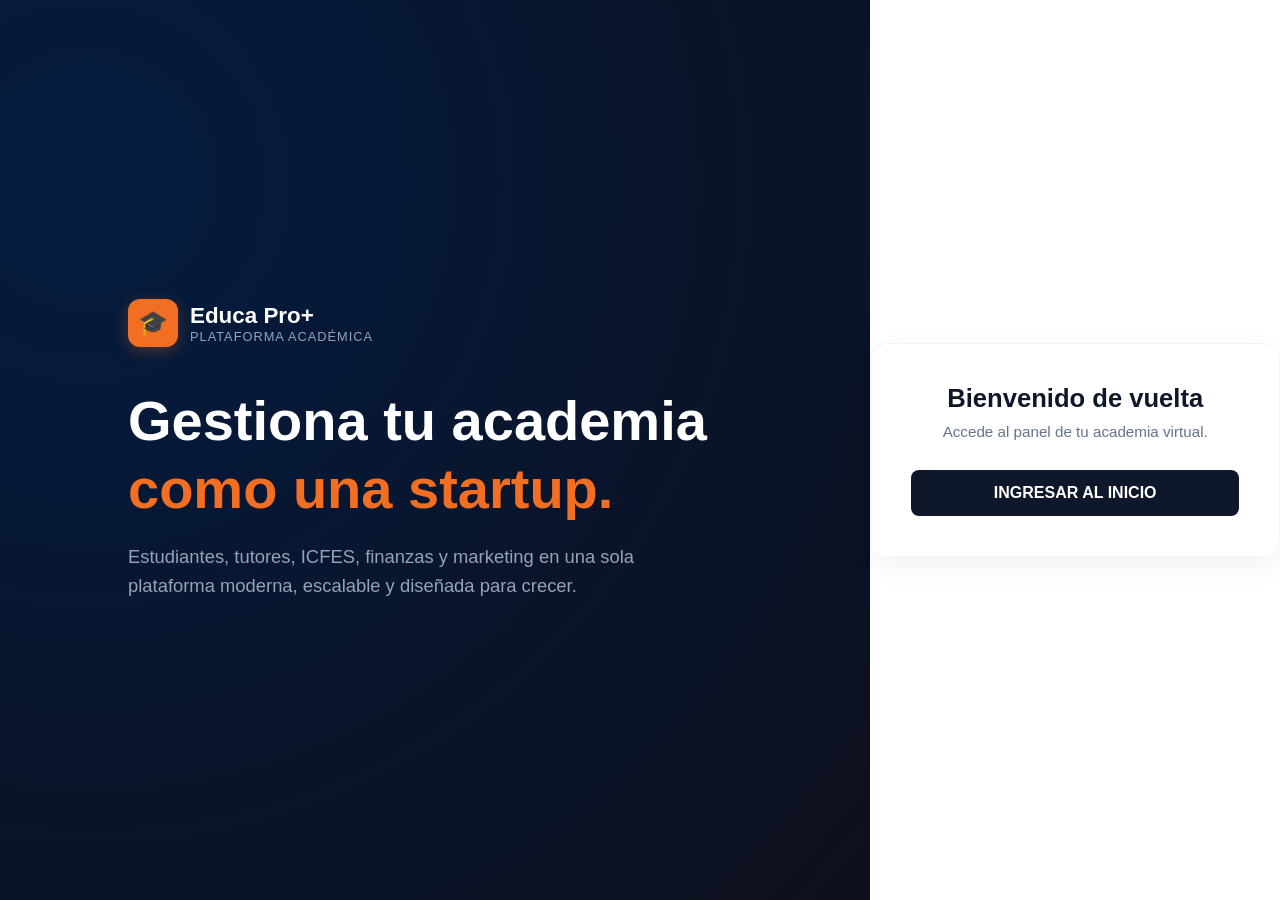
<file: index.html>
<!DOCTYPE html>
<html lang="es">
<head>
    <meta charset="UTF-8">
    <meta name="viewport" content="width=device-width, initial-scale=1.0">
    <meta name="google-site-verification" content="2hlJFv0Z5D0PmoefY_A_96CJil0LWhNQQyvU6Yf0RU4" />
    <title>EDUCA PRO+ | Plataforma Virtual de Aprendizaje</title>
    <meta name="description" content="Academia ANYINSAN dirigida por el maestro Frank Hoyos. Kung Fu, Tai Chi, Taekwondo y artes marciales. Disciplina, respeto y tradición." />
    <meta name="keywords" content="ANYINSAN, artes marciales, kung fu, tai chi, taekwondo, academia, Frank Hoyos" />
    <meta name="author" content="Frank Hoyos">

    <style>
        :root {
            --bg-gradient: radial-gradient(circle at 10% 20%, rgba(4, 28, 64, 1) 0%, rgba(13, 15, 28, 1) 100%);
            --primary: #f26e22; /* Color naranja de la primera foto */
            --primary-hover: #d45613;
            --text-main: #ffffff;
            --text-soft: #94a3b8;
        }

        * {
            margin: 0;
            padding: 0;
            box-sizing: border-box;
            font-family: 'Segoe UI', Tahoma, Geneva, Verdana, sans-serif;
        }

        body, html {
            width: 100%;
            height: 100%;
            overflow: hidden;
            background: #0d0f1c;
        }

        /* Contenedor principal dividido en dos columnas */
        .container {
            display: flex;
            width: 100%;
            height: 100vh;
            position: relative;
        }

        /* Lado Izquierdo: Información general */
        .left-side {
            flex: 1.2;
            background: var(--bg-gradient);
            display: flex;
            flex-direction: column;
            justify-content: center;
            padding: 0 10%;
            position: relative;
            z-index: 3;
        }

        .brand {
            display: flex;
            align-items: center;
            gap: 12px;
            margin-bottom: 40px;
        }

        .brand-icon {
            background: var(--primary);
            color: white;
            padding: 10px;
            border-radius: 12px;
            font-size: 1.5rem;
            display: flex;
            align-items: center;
            justify-content: center;
            box-shadow: 0 4px 15px rgba(242, 110, 34, 0.3);
        }

        .brand-text h2 {
            color: var(--text-main);
            font-size: 1.4rem;
            font-weight: 700;
        }

        .brand-text span {
            color: var(--text-soft);
            font-size: 0.8rem;
            letter-spacing: 1px;
            display: block;
        }

        h1 {
            font-size: 3.5rem;
            font-weight: 800;
            color: var(--text-main);
            line-height: 1.2;
            margin-bottom: 20px;
        }

        h1 span {
            color: var(--primary);
        }

        .description {
            font-size: 1.15rem;
            color: var(--text-soft);
            line-height: 1.6;
            max-width: 550px;
        }

        /* Lado Derecho: Contenedor de Bienvenida */
        .right-side {
            flex: 0.8;
            background: #ffffff;
            display: flex;
            align-items: center;
            justify-content: center;
            z-index: 3;
        }

        .auth-card {
            width: 100%;
            max-width: 420px;
            padding: 40px;
            border-radius: 16px;
            box-shadow: 0 10px 30px rgba(0, 0, 0, 0.05);
            border: 1px solid #f1f5f9;
            text-align: center;
        }

        .auth-card h3 {
            font-size: 1.6rem;
            color: #0f172a;
            margin-bottom: 10px;
            font-weight: 700;
        }

        .auth-card p {
            color: #64748b;
            font-size: 0.95rem;
            margin-bottom: 30px;
        }

        .button {
            display: block;
            width: 100%;
            padding: 14px;
            font-size: 1rem;
            font-weight: 600;
            border-radius: 8px;
            background: #0f172a; /* Azul ultra oscuro del botón original */
            color: #ffffff;
            text-decoration: none;
            transition: background 0.2s ease, transform 0.1s ease;
        }

        .button:hover {
            background: #1e293b;
            transform: translateY(-1px);
        }

        /* Fondo de partículas flotantes animadas */
        canvas {
            position: absolute;
            top: 0;
            left: 0;
            width: 100%;
            height: 100%;
            z-index: 1;
            pointer-events: none;
        }

        /* Responsive */
        @media(max-width: 968px) {
            .container {
                flex-direction: column;
            }
            .left-side {
                padding: 40px 20px;
                flex: 1;
                justify-content: flex-end;
            }
            .right-side {
                flex: 1;
                padding: 20px;
                align-items: flex-start;
            }
            h1 {
                font-size: 2.2rem;
            }
            .auth-card {
                max-width: 100%;
                box-shadow: none;
                padding: 20px 0;
            }
        }
    </style>
</head>

<body>

<div class="container">
    <canvas id="particleCanvas"></canvas>

    <div class="left-side">
        <div class="brand">
            <div class="brand-icon">🎓</div>
            <div class="brand-text">
                <h2>Educa Pro+</h2>
                <span>PLATAFORMA ACADÉMICA</span>
            </div>
        </div>
        
        <h1>Gestiona tu academia <br><span>como una startup.</span></h1>
        
        <p class="description">
            Estudiantes, tutores, ICFES, finanzas y marketing en una sola plataforma moderna, escalable y diseñada para crecer.
        </p>
    </div>

    <div class="right-side">
        <div class="auth-card">
            <h3>Bienvenido de vuelta</h3>
            <p>Accede al panel de tu academia virtual.</p>
            <a href="menuacademia.html" class="button">INGRESAR AL INICIO</a>
        </div>
    </div>
</div>

<script>
// Mantenemos tu genial lógica original de iconos animados
const canvas = document.getElementById('particleCanvas');
const ctx = canvas.getContext('2d');

function resizeCanvas(){
    canvas.width = window.innerWidth;
    canvas.height = window.innerHeight;
}
resizeCanvas();

const icons = ["📚","🧠","🎓","💡","📝","💻","📖","🌎"];

class FloatingIcon{
    constructor(){
        this.reset();
    }

    reset(){
        this.x = Math.random() * (canvas.width * 0.6); // Concentrados más al lado izquierdo
        this.y = Math.random() * canvas.height;
        this.size = Math.random() * 12 + 14;
        this.icon = icons[Math.floor(Math.random() * icons.length)];
        this.dx = (Math.random() - 0.5) * 0.4;
        this.dy = (Math.random() - 0.5) * 0.4;
        this.opacity = Math.random() * 0.15 + 0.1; // Sutiles para no estorbar el texto
    }

    draw(){
        ctx.save();
        ctx.globalAlpha = this.opacity;
        ctx.font = `${this.size}px Arial`;
        ctx.textAlign = "center";
        ctx.textBaseline = "middle";
        ctx.fillText(this.icon, this.x, this.y);
        ctx.restore();
    }

    update(){
        this.x += this.dx;
        this.y += this.dy;

        if(this.x < -30) this.x = (canvas.width * 0.6) + 30;
        if(this.x > (canvas.width * 0.6) + 30) this.x = -30;

        if(this.y < -30) this.y = canvas.height + 30;
        if(this.y > canvas.height + 30) this.y = -30;

        this.draw();
    }
}

let particles = [];
for(let i = 0; i < 25; i++){ 
    particles.push(new FloatingIcon());
}

function animate(){
    ctx.clearRect(0, 0, canvas.width, canvas.height);
    particles.forEach(p => p.update());
    requestAnimationFrame(animate);
}

animate();
window.addEventListener("resize", resizeCanvas);
</script>
</body>
</html>
</file>
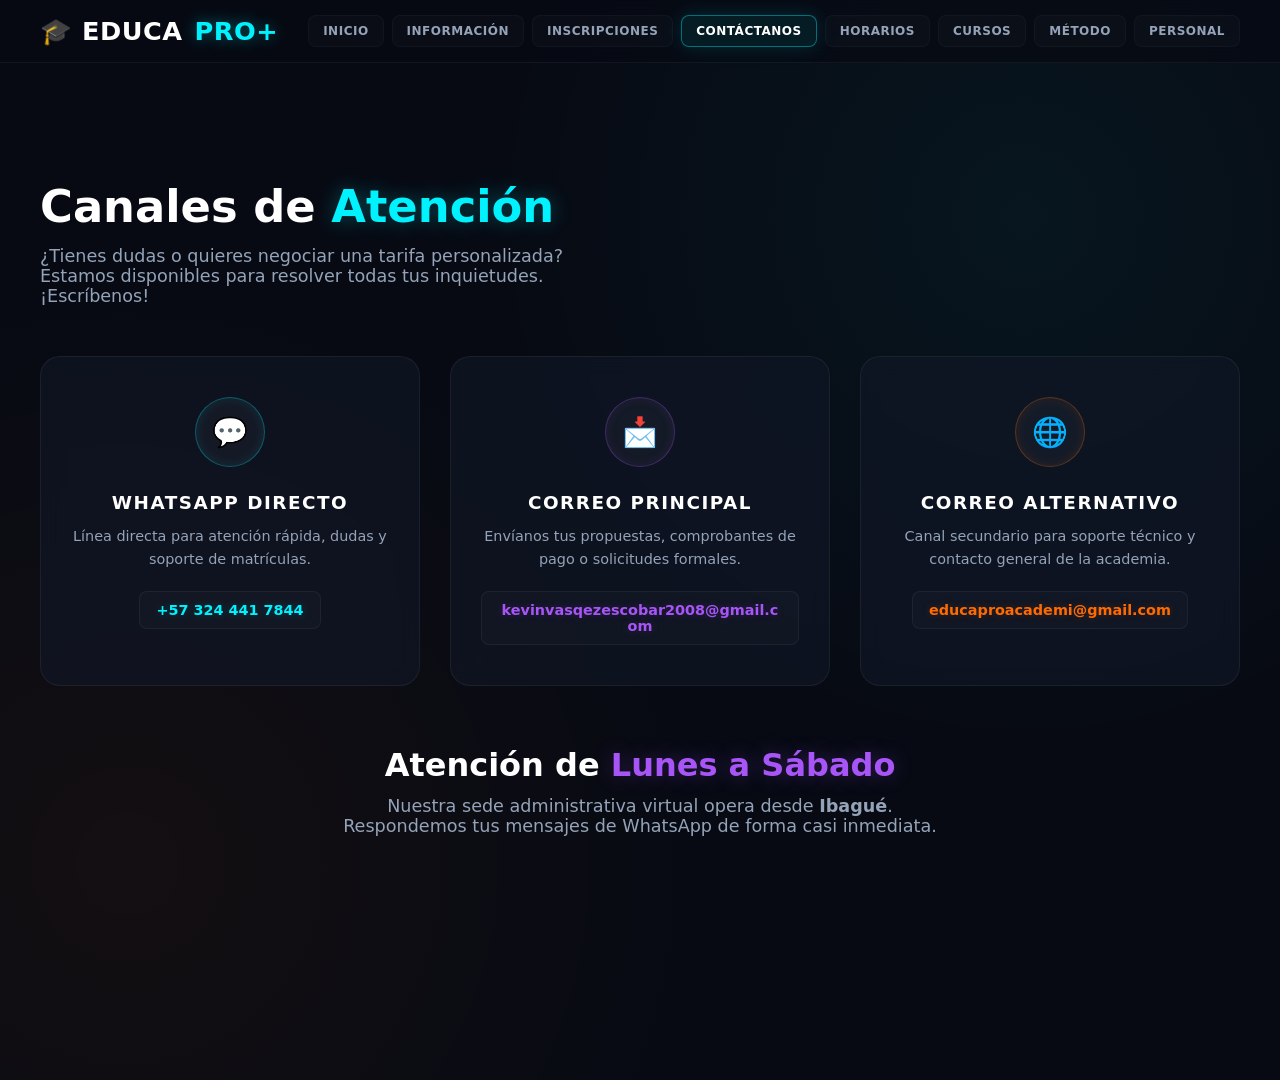
<file: contactanos.html>
<!DOCTYPE html>
<html lang="es">
<head>
    <meta charset="UTF-8">
    <meta name="viewport" content="width=device-width, initial-scale=1.0">
    <title>EDUCA PRO+ | Contáctanos</title>
    <link rel="stylesheet" href="STILOS.CSS">
</head>
<body>

    <header>
        <div class="logo">🎓 EDUCA <span>PRO+</span></div>
        <nav>
            <ul>
                <li><a href="menuacademia.html">Inicio</a></li>
                <li><a href="informacion.html">Información</a></li>
                <li><a href="inscripciones.html">Inscripciones</a></li>
                <li><a href="contactanos.html" class="active">Contáctanos</a></li>
                <li><a href="horarios.html">Horarios</a></li>
                <li><a href="cursos adicionales.html">Cursos</a></li>
                <li><a href="metodo.html">Método</a></li>
                <li><a href="personal.html">Personal</a></li>
            </ul>
        </nav>
    </header>

    <main>
        <div class="welcome-text">
            <h1>Canales de <span>Atención</span></h1> 
            <p>¿Tienes dudas o quieres negociar una tarifa personalizada? Estamos disponibles para resolver todas tus inquietudes. ¡Escríbenos!</p>
        </div>

        <div class="menu-grid">
            
            <div class="card-module cyan">
                <div class="icon-container">💬</div>
                <h3>WhatsApp Directo</h3>
                <p style="margin-bottom: 20px;">Línea directa para atención rápida, dudas y soporte de matrículas.</p>
                <a href="https://wa.me/573244417844?text=Hola%20EDUCA%20PRO+,%20quiero%20recibir%20más%20información%20sobre%20los%20cursos." target="_blank" class="btn-contacto-link text-cyan">
                    +57 324 441 7844
                </a>
            </div>

            <div class="card-module purple">
                <div class="icon-container">📩</div>
                <h3>Correo Principal</h3>
                <p style="margin-bottom: 20px;">Envíanos tus propuestas, comprobantes de pago o solicitudes formales.</p>
                <a href="mailto:kevinvasqezescobar2008@gmail.com" class="btn-contacto-link text-purple">
                    kevinvasqezescobar2008@gmail.com
                </a>
            </div>

            <div class="card-module orange">
                <div class="icon-container">🌐</div>
                <h3>Correo Alternativo</h3>
                <p style="margin-bottom: 20px;">Canal secundario para soporte técnico y contacto general de la academia.</p>
                <a href="mailto:educaproacademi@gmail.com" class="btn-contacto-link text-orange">
                    educaproacademi@gmail.com
                </a>
            </div>

        </div>

        <div class="welcome-text" style="margin-top: 60px; text-align: center;">
            <h2>Atención de <span>Lunes a Sábado</span></h2>
            <p style="margin: 0 auto;">Nuestra sede administrativa virtual opera desde <strong>Ibagué</strong>. Respondemos tus mensajes de WhatsApp de forma casi inmediata.</p>
        </div>
    </main>

</body>
</html>
</file>
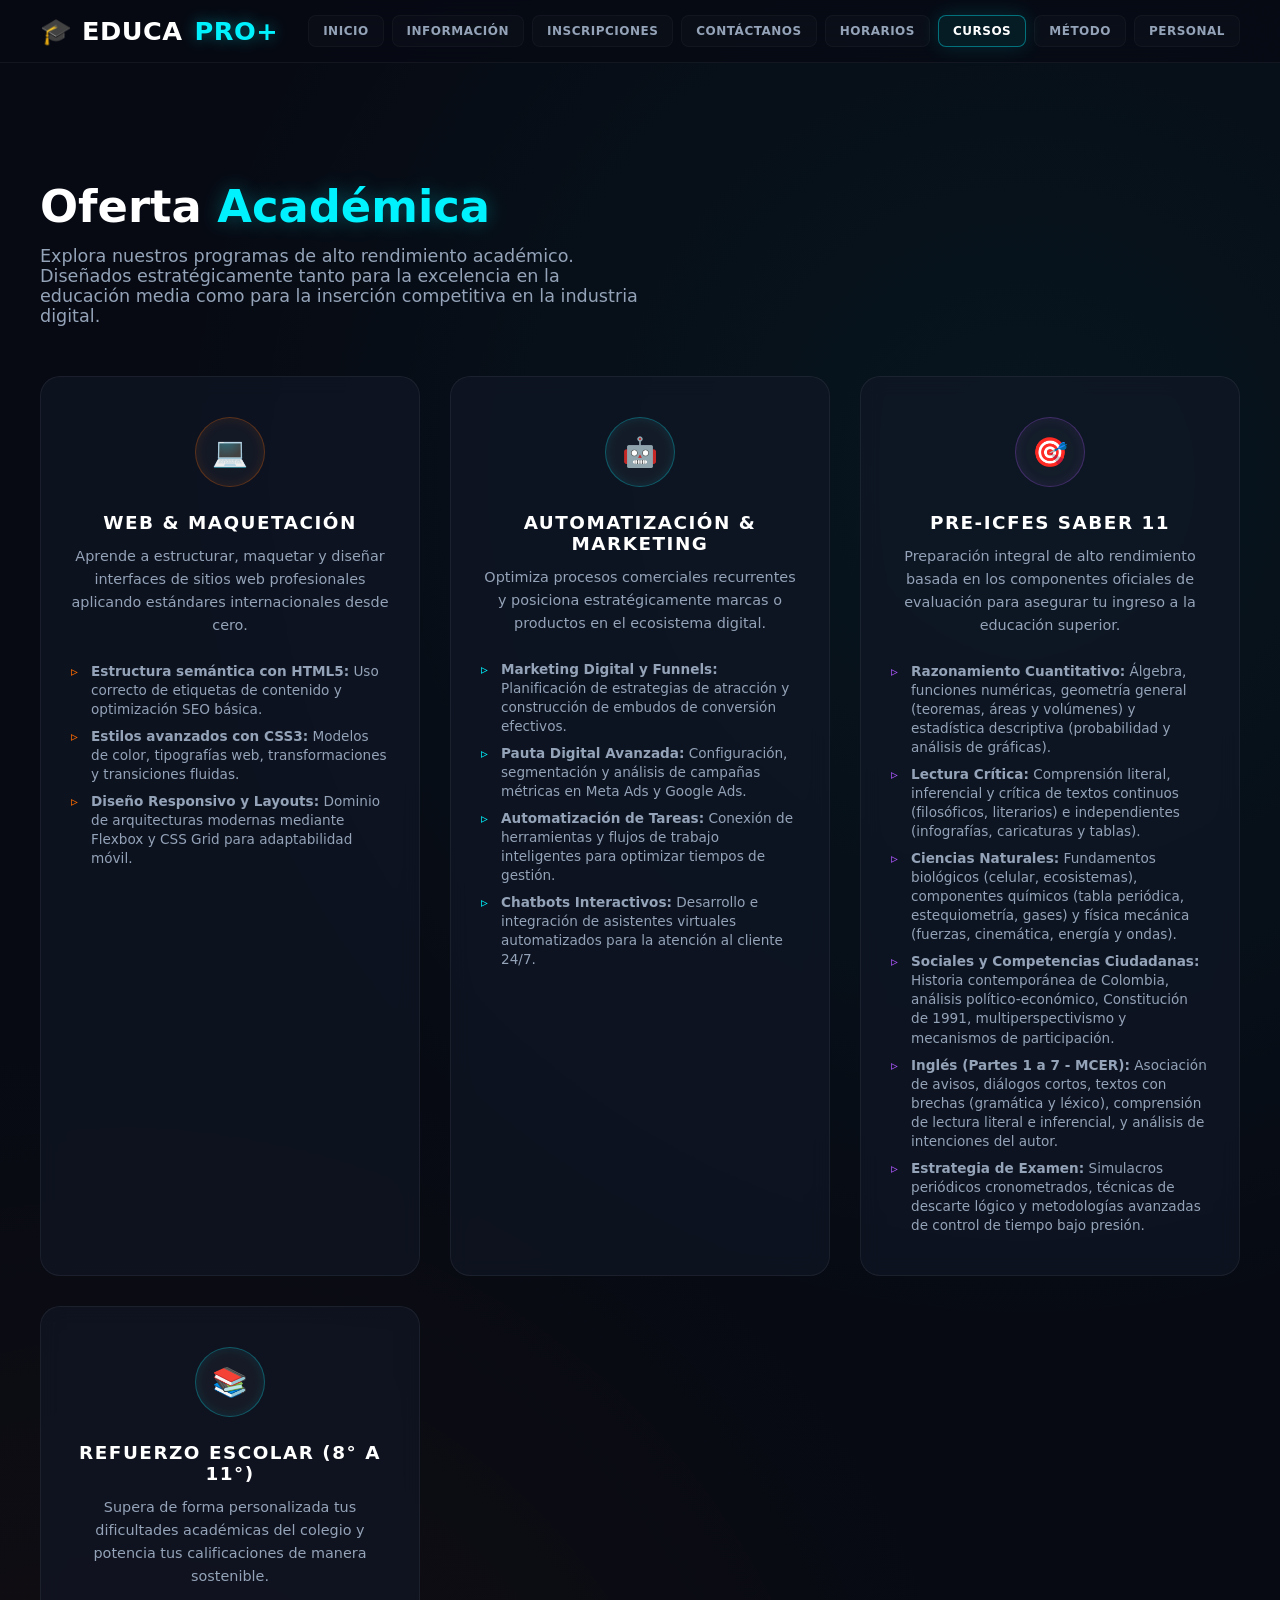
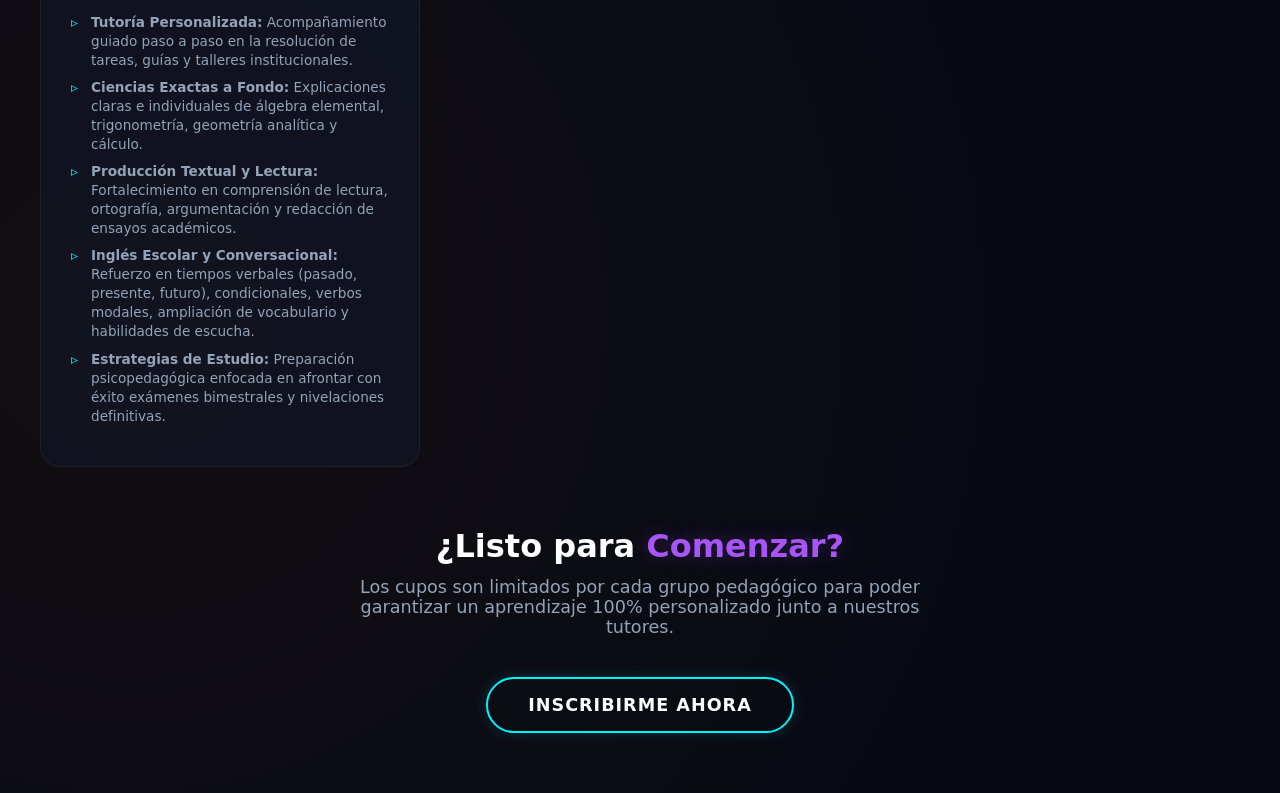
<file: cursos adicionales.html>
<!DOCTYPE html>
<html lang="es">
<head>
    <meta charset="UTF-8">
    <meta name="viewport" content="width=device-width, initial-scale=1.0">
    <title>EDUCA PRO+ | Nuestros Cursos Especializados</title>
    <link rel="stylesheet" href="STILOS.CSS">
</head>
<body>

    <header>
        <div class="logo">🎓 EDUCA <span>PRO+</span></div>
        <nav>
            <ul>
                <li><a href="menuacademia.html">Inicio</a></li>
                <li><a href="informacion.html">Información</a></li>
                <li><a href="inscripciones.html">Inscripciones</a></li>
                <li><a href="contactanos.html">Contáctanos</a></li>
                <li><a href="horarios.html">Horarios</a></li>
                <li><a href="cursos adicionales.html" class="active">Cursos</a></li>
                <li><a href="metodo.html">Método</a></li>
                <li><a href="personal.html">Personal</a></li>
            </ul>
        </nav>
    </header>

    <main>
        <div class="welcome-text">
            <h1>Oferta <span>Académica</span></h1> 
            <p>Explora nuestros programas de alto rendimiento académico. Diseñados estratégicamente tanto para la excelencia en la educación media como para la inserción competitiva en la industria digital.</p>
        </div>

        <div class="menu-grid">
            
            <div class="card-module orange">
                <div class="icon-container">💻</div>
                <h3>Web & Maquetación</h3>
                <p style="margin-bottom: 15px;">Aprende a estructurar, maquetar y diseñar interfaces de sitios web profesionales aplicando estándares internacionales desde cero.</p>
                <ul class="lista-detalles">
                    <li><strong>Estructura semántica con HTML5:</strong> Uso correcto de etiquetas de contenido y optimización SEO básica.</li>
                    <li><strong>Estilos avanzados con CSS3:</strong> Modelos de color, tipografías web, transformaciones y transiciones fluidas.</li>
                    <li><strong>Diseño Responsivo y Layouts:</strong> Dominio de arquitecturas modernas mediante Flexbox y CSS Grid para adaptabilidad móvil.</li>
                   
                </ul>
            </div>

            <div class="card-module cyan">
                <div class="icon-container">🤖</div>
                <h3>Automatización & Marketing</h3>
                <p style="margin-bottom: 15px;">Optimiza procesos comerciales recurrentes y posiciona estratégicamente marcas o productos en el ecosistema digital.</p>
                <ul class="lista-detalles">
                    <li><strong>Marketing Digital y Funnels:</strong> Planificación de estrategias de atracción y construcción de embudos de conversión efectivos.</li>
                    <li><strong>Pauta Digital Avanzada:</strong> Configuración, segmentación y análisis de campañas métricas en Meta Ads y Google Ads.</li>
                    <li><strong>Automatización de Tareas:</strong> Conexión de herramientas y flujos de trabajo inteligentes para optimizar tiempos de gestión.</li>
                    <li><strong>Chatbots Interactivos:</strong> Desarrollo e integración de asistentes virtuales automatizados para la atención al cliente 24/7.</li>
                </ul>
            </div>

            <div class="card-module purple">
                <div class="icon-container">🎯</div>
                <h3>Pre-Icfes Saber 11</h3>
                <p style="margin-bottom: 15px;">Preparación integral de alto rendimiento basada en los componentes oficiales de evaluación para asegurar tu ingreso a la educación superior.</p>
                <ul class="lista-detalles">
                    <li><strong>Razonamiento Cuantitativo:</strong> Álgebra, funciones numéricas, geometría general (teoremas, áreas y volúmenes) y estadística descriptiva (probabilidad y análisis de gráficas).</li>
                    <li><strong>Lectura Crítica:</strong> Comprensión literal, inferencial y crítica de textos continuos (filosóficos, literarios) e independientes (infografías, caricaturas y tablas).</li>
                    <li><strong>Ciencias Naturales:</strong> Fundamentos biológicos (celular, ecosistemas), componentes químicos (tabla periódica, estequiometría, gases) y física mecánica (fuerzas, cinemática, energía y ondas).</li>
                    <li><strong>Sociales y Competencias Ciudadanas:</strong> Historia contemporánea de Colombia, análisis político-económico, Constitución de 1991, multiperspectivismo y mecanismos de participación.</li>
                    <li><strong>Inglés (Partes 1 a 7 - MCER):</strong> Asociación de avisos, diálogos cortos, textos con brechas (gramática y léxico), comprensión de lectura literal e inferencial, y análisis de intenciones del autor.</li>
                    <li><strong>Estrategia de Examen:</strong> Simulacros periódicos cronometrados, técnicas de descarte lógico y metodologías avanzadas de control de tiempo bajo presión.</li>
                </ul>
            </div>

            <div class="card-module cyan">
                <div class="icon-container">📚</div>
                <h3>Refuerzo Escolar (8° a 11°)</h3>
                <p style="margin-bottom: 15px;">Supera de forma personalizada tus dificultades académicas del colegio y potencia tus calificaciones de manera sostenible.</p>
                <ul class="lista-detalles">
                    <li><strong>Tutoría Personalizada:</strong> Acompañamiento guiado paso a paso en la resolución de tareas, guías y talleres institucionales.</li>
                    <li><strong>Ciencias Exactas a Fondo:</strong> Explicaciones claras e individuales de álgebra elemental, trigonometría, geometría analítica y cálculo.</li>
                    <li><strong>Producción Textual y Lectura:</strong> Fortalecimiento en comprensión de lectura, ortografía, argumentación y redacción de ensayos académicos.</li>
                    <li><strong>Inglés Escolar y Conversacional:</strong> Refuerzo en tiempos verbales (pasado, presente, futuro), condicionales, verbos modales, ampliación de vocabulario y habilidades de escucha.</li>
                    <li><strong>Estrategias de Estudio:</strong> Preparación psicopedagógica enfocada en afrontar con éxito exámenes bimestrales y nivelaciones definitivas.</li>
                </ul>
            </div>

        </div>

        <div class="welcome-text" style="margin-top: 60px; text-align: center;">
            <h2>¿Listo para <span>Comenzar?</span></h2>
            <p style="margin: 0 auto 20px auto;">Los cupos son limitados por cada grupo pedagógico para poder garantizar un aprendizaje 100% personalizado junto a nuestros tutores.</p>
            <a href="inscripciones.html" class="btn-inscripcion-accion">Inscribirme Ahora</a>
        </div>
    </main>

</body>
</html>
</file>
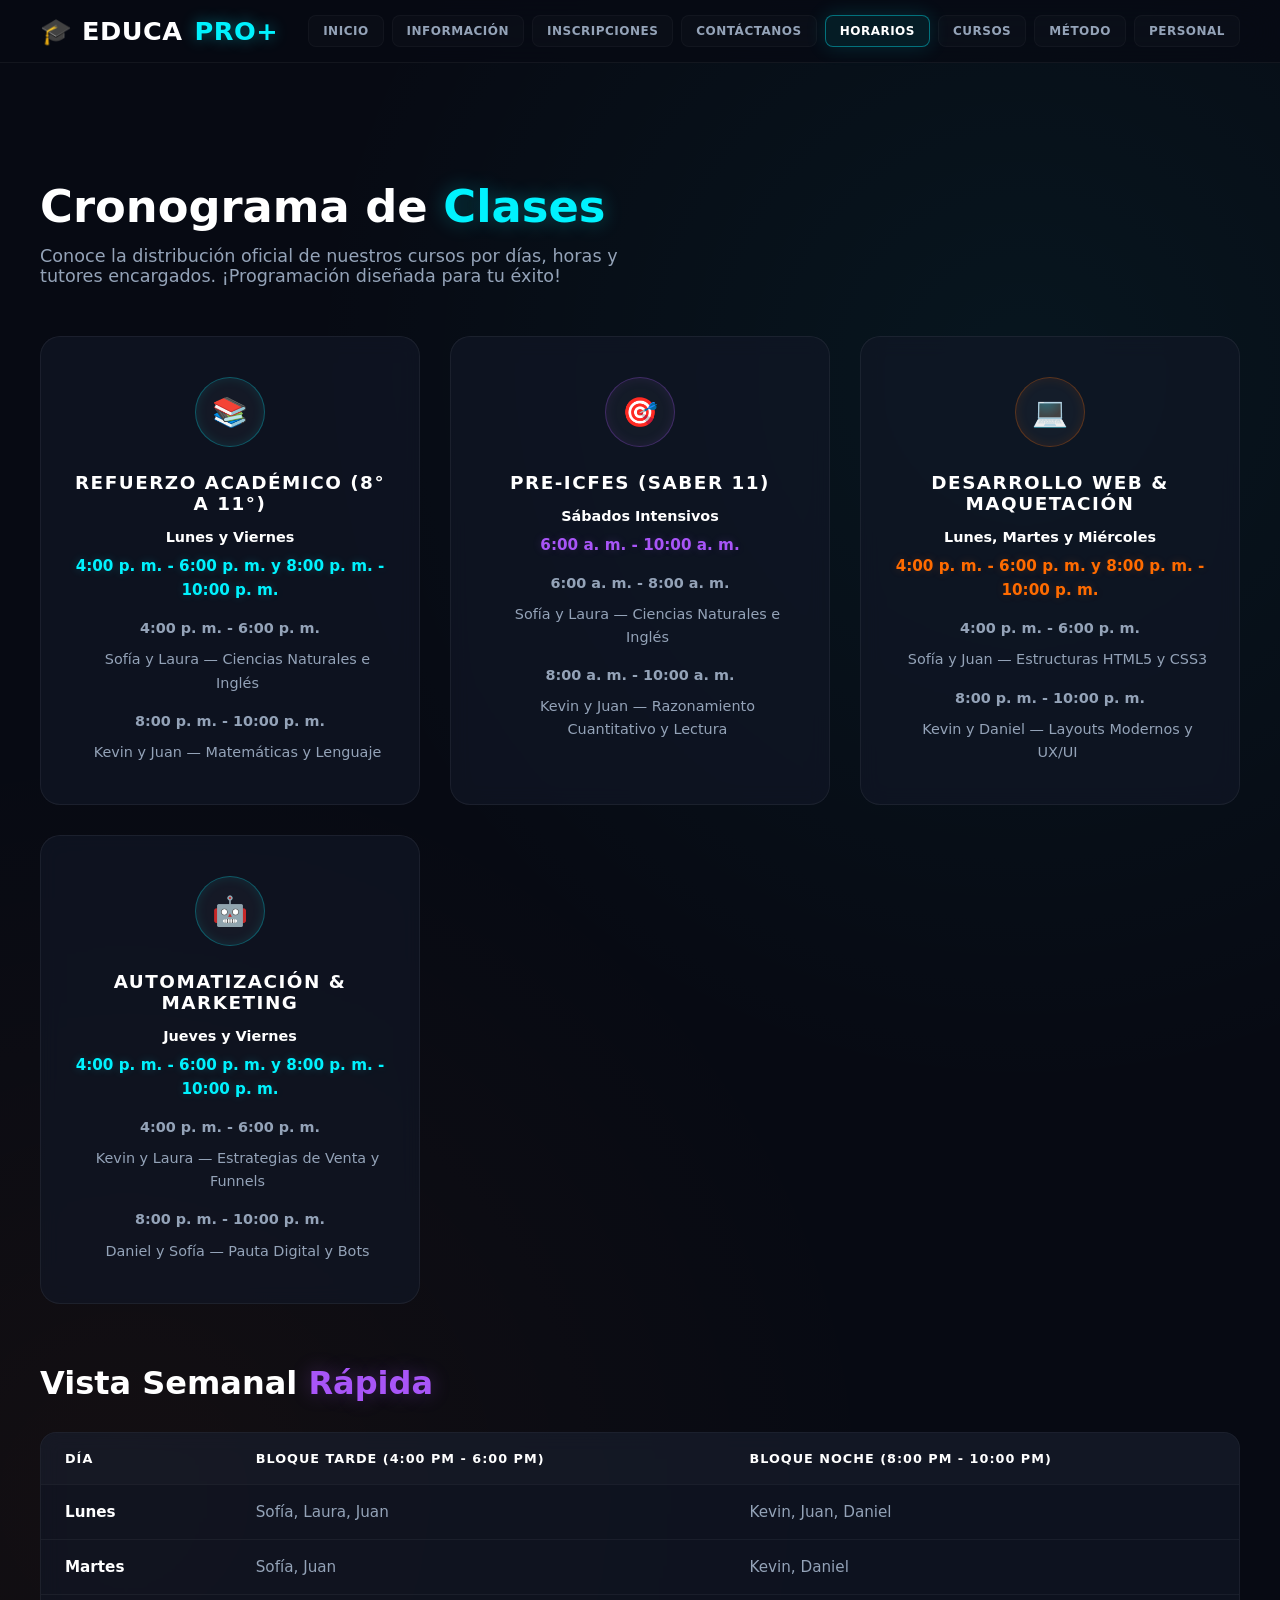
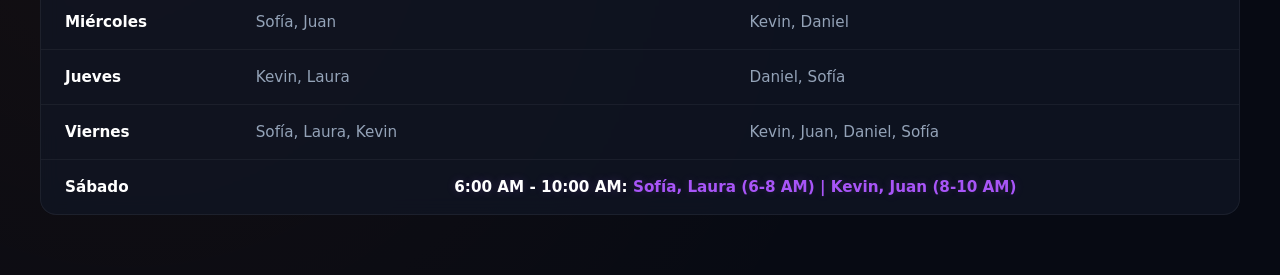
<file: horarios.html>
<!DOCTYPE html>
<html lang="es">
<head>
    <meta charset="UTF-8">
    <meta name="viewport" content="width=device-width, initial-scale=1.0">
    <title>EDUCA PRO+ | Horarios de Cursos</title>
    <link rel="stylesheet" href="STILOS.CSS">
</head>
<body>

    <header>
        <div class="logo">🎓 EDUCA <span>PRO+</span></div>
        <nav>
            <ul>
                <li><a href="menuacademia.html">Inicio</a></li>
                <li><a href="informacion.html">Información</a></li>
                <li><a href="inscripciones.html">Inscripciones</a></li>
                <li><a href="contactanos.html">Contáctanos</a></li>
                <li><a href="horarios.html" class="active">Horarios</a></li>
                <li><a href="cursos adicionales.html">Cursos</a></li>
                <li><a href="metodo.html">Método</a></li>
                <li><a href="personal.html">Personal</a></li>
            </ul>
        </nav>
    </header>

    <main>
        <div class="welcome-text">
            <h1>Cronograma de <span>Clases</span></h1> 
            <p>Conoce la distribución oficial de nuestros cursos por días, horas y tutores encargados. ¡Programación diseñada para tu éxito!</p>
        </div>

        <div class="menu-grid">
            
            <div class="card-module cyan">
                <div class="icon-container">📚</div>
                <h3>Refuerzo Académico (8° a 11°)</h3>
                <p style="color: var(--text-white); font-weight: bold; margin-bottom: 5px;">Lunes y Viernes</p>
                <p class="text-cyan" style="font-size: 0.95rem; margin-bottom: 15px;">4:00 p. m. - 6:00 p. m. y 8:00 p. m. - 10:00 p. m.</p>
                
                <p style="margin-bottom: 8px;"><strong>4:00 p. m. - 6:00 p. m.</strong></p>
                <p style="margin-left: 15px; margin-bottom: 15px;">Sofía y Laura — Ciencias Naturales e Inglés</p>
                
                <p style="margin-bottom: 8px;"><strong>8:00 p. m. - 10:00 p. m.</strong></p>
                <p style="margin-left: 15px;">Kevin y Juan — Matemáticas y Lenguaje</p>
            </div>

            <div class="card-module purple">
                <div class="icon-container">🎯</div>
                <h3>Pre-Icfes (Saber 11)</h3>
                <p style="color: var(--text-white); font-weight: bold; margin-bottom: 5px;">Sábados Intensivos</p>
                <p class="text-purple" style="font-size: 0.95rem; margin-bottom: 15px;">6:00 a. m. - 10:00 a. m.</p>
                
                <p style="margin-bottom: 8px;"><strong>6:00 a. m. - 8:00 a. m.</strong></p>
                <p style="margin-left: 15px; margin-bottom: 15px;">Sofía y Laura — Ciencias Naturales e Inglés</p>
                
                <p style="margin-bottom: 8px;"><strong>8:00 a. m. - 10:00 a. m.</strong></p>
                <p style="margin-left: 15px;">Kevin y Juan — Razonamiento Cuantitativo y Lectura</p>
            </div>

            <div class="card-module orange">
                <div class="icon-container">💻</div>
                <h3>Desarrollo Web & Maquetación</h3>
                <p style="color: var(--text-white); font-weight: bold; margin-bottom: 5px;">Lunes, Martes y Miércoles</p>
                <p class="text-orange" style="font-size: 0.95rem; margin-bottom: 15px;">4:00 p. m. - 6:00 p. m. y 8:00 p. m. - 10:00 p. m.</p>
                
                <p style="margin-bottom: 8px;"><strong>4:00 p. m. - 6:00 p. m.</strong></p>
                <p style="margin-left: 15px; margin-bottom: 15px;">Sofía y Juan — Estructuras HTML5 y CSS3</p>
                
                <p style="margin-bottom: 8px;"><strong>8:00 p. m. - 10:00 p. m.</strong></p>
                <p style="margin-left: 15px;">Kevin y Daniel — Layouts Modernos y UX/UI</p>
            </div>

            <div class="card-module cyan">
                <div class="icon-container">🤖</div>
                <h3>Automatización & Marketing</h3>
                <p style="color: var(--text-white); font-weight: bold; margin-bottom: 5px;">Jueves y Viernes</p>
                <p class="text-cyan" style="font-size: 0.95rem; margin-bottom: 15px;">4:00 p. m. - 6:00 p. m. y 8:00 p. m. - 10:00 p. m.</p>
                
                <p style="margin-bottom: 8px;"><strong>4:00 p. m. - 6:00 p. m.</strong></p>
                <p style="margin-left: 15px; margin-bottom: 15px;">Kevin y Laura — Estrategias de Venta y Funnels</p>
                
                <p style="margin-bottom: 8px;"><strong>8:00 p. m. - 10:00 p. m.</strong></p>
                <p style="margin-left: 15px;">Daniel y Sofía — Pauta Digital y Bots</p>
            </div>

        </div>

        <div class="welcome-text" style="margin-top: 60px; margin-bottom: 30px;">
            <h2>Vista Semanal <span>Rápida</span></h2>
        </div>

        <div class="tabla-tarifas-container">
            <table class="tabla-tarifas">
                <thead>
                    <tr>
                        <th>Día</th>
                        <th>Bloque Tarde (4:00 PM - 6:00 PM)</th>
                        <th>Bloque Noche (8:00 PM - 10:00 PM)</th>
                    </tr>
                </thead>
                <tbody>
                    <tr>
                        <td><strong>Lunes</strong></td>
                        <td>Sofía, Laura, Juan</td>
                        <td>Kevin, Juan, Daniel</td>
                    </tr>
                    <tr>
                        <td><strong>Martes</strong></td>
                        <td>Sofía, Juan</td>
                        <td>Kevin, Daniel</td>
                    </tr>
                    <tr>
                        <td><strong>Miércoles</strong></td>
                        <td>Sofía, Juan</td>
                        <td>Kevin, Daniel</td>
                    </tr>
                    <tr>
                        <td><strong>Jueves</strong></td>
                        <td>Kevin, Laura</td>
                        <td>Daniel, Sofía</td>
                    </tr>
                    <tr>
                        <td><strong>Viernes</strong></td>
                        <td>Sofía, Laura, Kevin</td>
                        <td>Kevin, Juan, Daniel, Sofía</td>
                    </tr>
                    <tr>
                        <td><strong>Sábado</strong></td>
                        <td colspan="2" style="text-align: center;" class="text-purple">
                            <strong>6:00 AM - 10:00 AM:</strong> Sofía, Laura (6-8 AM) | Kevin, Juan (8-10 AM)
                        </td>
                    </tr>
                </tbody>
            </table>
        </div>
    </main>

</body>
</html>
</file>
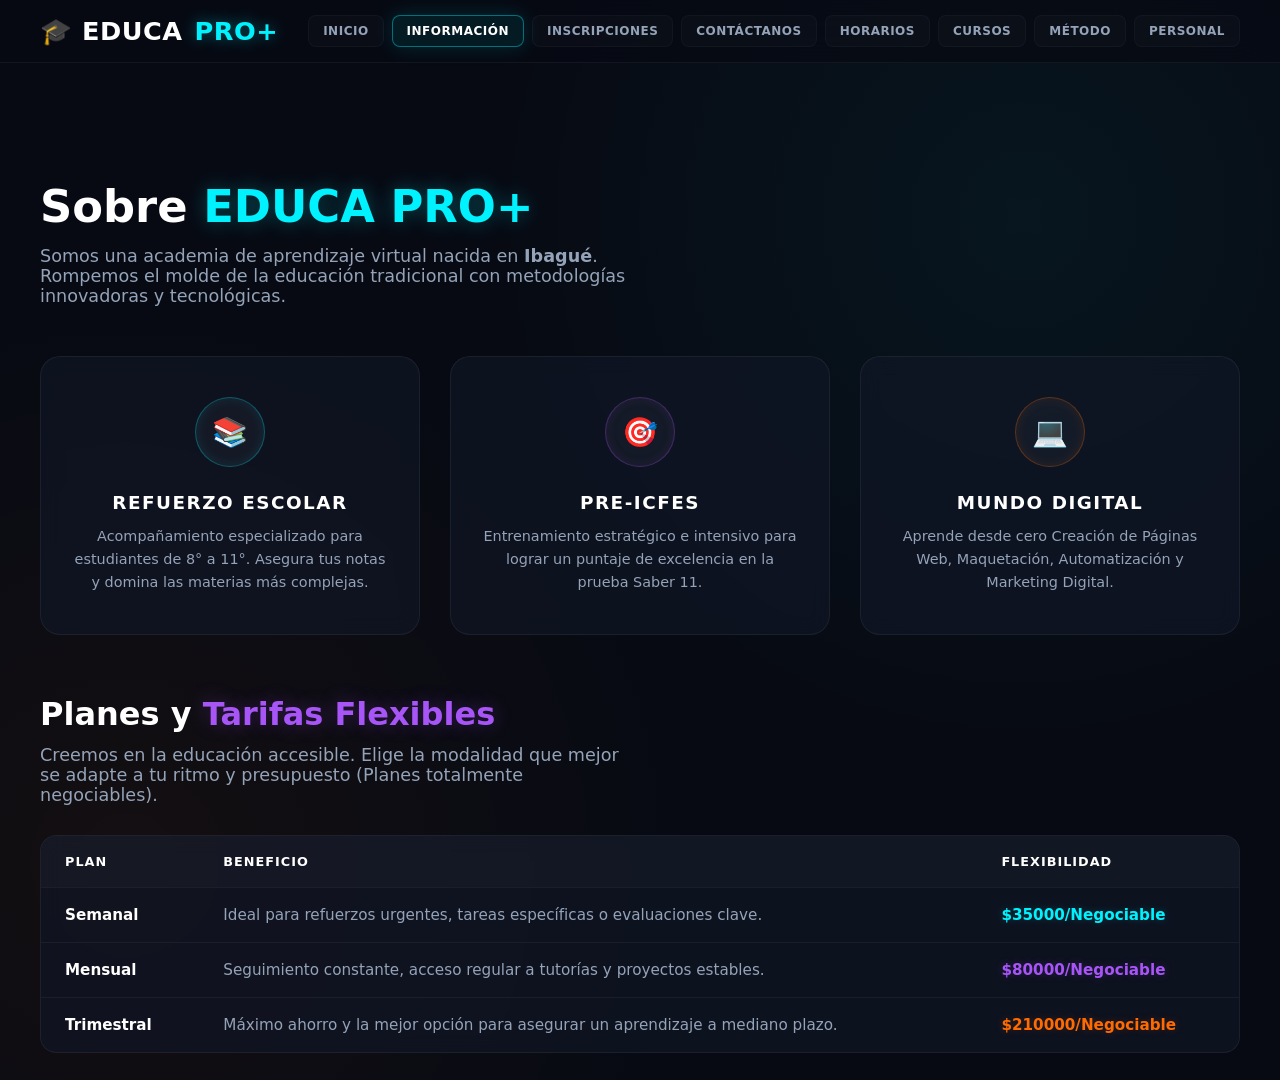
<file: informacion.html>
<!DOCTYPE html>
<html lang="es">
<head>
    <meta charset="UTF-8">
    <meta name="viewport" content="width=device-width, initial-scale=1.0">
    <title>EDUCA PRO+ | Información</title>
    <link rel="stylesheet" href="STILOS.CSS">
</head>
<body>

    <header>
        <div class="logo">🎓 EDUCA <span>PRO+</span></div>
        <nav>
            <ul>
                <li><a href="menuacademia.html">Inicio</a></li>
                <li><a href="informacion.html" class="active">Información</a></li>
                <li><a href="inscripciones.html">Inscripciones</a></li>
                <li><a href="contactanos.html">Contáctanos</a></li>
                <li><a href="horarios.html">Horarios</a></li>
                <li><a href="cursos adicionales.html">Cursos</a></li>
                <li><a href="metodo.html">Método</a></li>
                <li><a href="personal.html">Personal</a></li>
            </ul>
        </nav>
    </header>

    <main>
        <div class="welcome-text">
            <h1>Sobre <span>EDUCA PRO+</span></h1> 
            <p>Somos una academia de aprendizaje virtual nacida en <strong>Ibagué</strong>. Rompemos el molde de la educación tradicional con metodologías innovadoras y tecnológicas.</p>
        </div>

        <div class="menu-grid">
            
            <div class="card-module cyan">
                <div class="icon-container">📚</div>
                <h3>Refuerzo Escolar</h3>
                <p>Acompañamiento especializado para estudiantes de 8° a 11°. Asegura tus notas y domina las materias más complejas.</p>
            </div>

            <div class="card-module purple">
                <div class="icon-container">🎯</div>
                <h3>Pre-Icfes</h3>
                <p>Entrenamiento estratégico e intensivo para lograr un puntaje de excelencia en la prueba Saber 11.</p>
            </div>

            <div class="card-module orange">
                <div class="icon-container">💻</div>
                <h3>Mundo Digital</h3>
                <p>Aprende desde cero Creación de Páginas Web, Maquetación, Automatización y Marketing Digital.</p>
            </div>

        </div>

        <div class="welcome-text" style="margin-top: 60px; margin-bottom: 30px;">
            <h2>Planes y <span>Tarifas Flexibles</span></h2>
            <p>Creemos en la educación accesible. Elige la modalidad que mejor se adapte a tu ritmo y presupuesto (Planes totalmente negociables).</p>
        </div>

        <div class="tabla-tarifas-container">
            <table class="tabla-tarifas">
                <thead>
                    <tr>
                        <th>Plan</th>
                        <th>Beneficio</th>
                        <th>Flexibilidad</th>
                    </tr>
                </thead>
                <tbody>
                    <tr>
                        <td><strong>Semanal</strong></td>
                        <td>Ideal para refuerzos urgentes, tareas específicas o evaluaciones clave.</td>
                        <td class="text-cyan">$35000/Negociable</td>
                    </tr>
                    <tr>
                        <td><strong>Mensual</strong></td>
                        <td>Seguimiento constante, acceso regular a tutorías y proyectos estables.</td>
                        <td class="text-purple">$80000/Negociable</td>
                    </tr>
                    <tr>
                        <td><strong>Trimestral</strong></td>
                        <td>Máximo ahorro y la mejor opción para asegurar un aprendizaje a mediano plazo.</td>
                        <td class="text-orange">$210000/Negociable</td>
                    </tr>
                </tbody>
            </table>
        </div>

    </main>

</body>
</html>
</file>
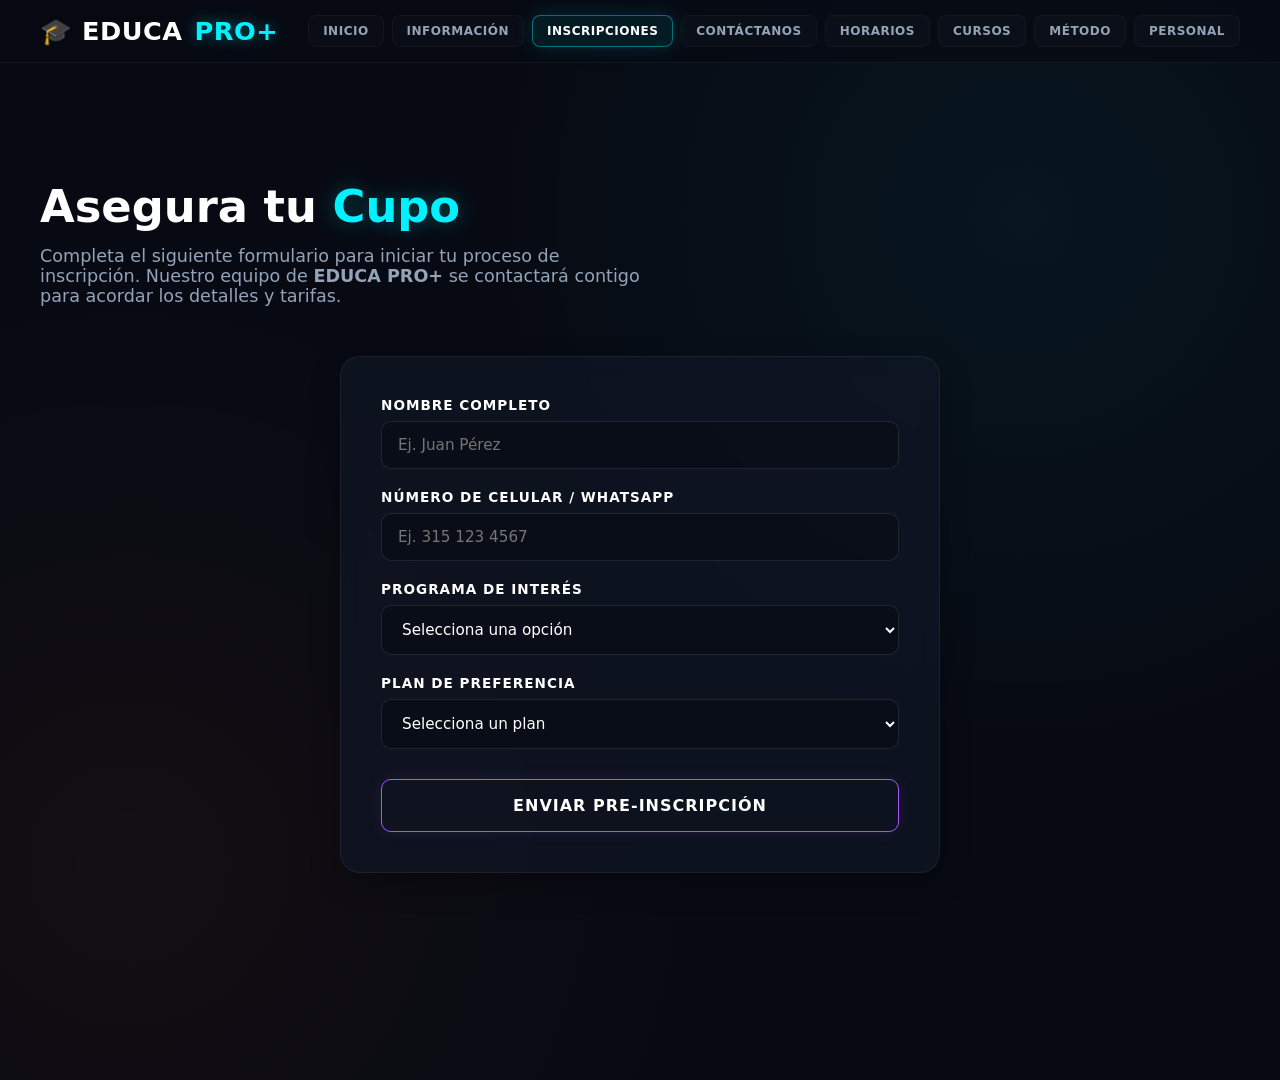
<file: inscripciones.html>
<!DOCTYPE html>
<html lang="es">
<head>
    <meta charset="UTF-8">
    <meta name="viewport" content="width=device-width, initial-scale=1.0">
    <title>EDUCA PRO+ | Inscripciones</title>
    <link rel="stylesheet" href="STILOS.CSS">
</head>
<body>

    <header>
        <div class="logo">🎓 EDUCA <span>PRO+</span></div>
        <nav>
            <ul>
                <li><a href="menuacademia.html">Inicio</a></li>
                <li><a href="informacion.html">Información</a></li>
                <li><a href="inscripciones.html" class="active">Inscripciones</a></li>
                <li><a href="contactanos.html">Contáctanos</a></li>
                <li><a href="horarios.html">Horarios</a></li>
                <li><a href="cursos adicionales.html">Cursos</a></li>
                <li><a href="metodo.html">Método</a></li>
                <li><a href="personal.html">Personal</a></li>
            </ul>
        </nav>
    </header>

    <main>
        <div class="welcome-text">
            <h1>Asegura tu <span>Cupo</span></h1> 
            <p>Completa el siguiente formulario para iniciar tu proceso de inscripción. Nuestro equipo de <strong>EDUCA PRO+</strong> se contactará contigo para acordar los detalles y tarifas.</p>
        </div>

        <div class="formulario-container">
            <form action="https://formsubmit.co/kevinvasquezescobar2008@gmail.com" method="POST" class="form-inscripcion">
                
                <input type="hidden" name="_captcha" value="false">
                
                <input type="hidden" name="_next" value="https://educaproacademi.github.io/EDUCA-PRO-/inscripciones.html">

                <div class="form-group">
                    <label for="nombre">Nombre Completo</label>
                    <input type="text" id="nombre" name="nombre" placeholder="Ej. Juan Pérez" required>
                </div>

                <div class="form-group">
                    <label for="telefono">Número de Celular / WhatsApp</label>
                    <input type="tel" id="telefono" name="telefono" placeholder="Ej. 315 123 4567" required>
                </div>

                <div class="form-group">
                    <label for="programa">Programa de Interés</label>
                    <select id="programa" name="programa" required>
                        <option value="" disabled selected>Selecciona una opción</option>
                        <option value="Refuerzo Escolar (8° a 11°)">Refuerzo Escolar (8° a 11°)</option>
                        <option value="Pre-Icfes (Saber 11)">Pre-Icfes (Saber 11)</option>
                        <option value="Creación de Páginas Web y Maquetación">Creación de Páginas Web y Maquetación</option>
                        <option value="Automatización y Marketing Digital">Automatización y Marketing Digital</option>
                    </select>
                </div>

                <div class="form-group">
                    <label for="plan">Plan de Preferencia</label>
                    <select id="plan" name="plan" required>
                        <option value="" disabled selected>Selecciona un plan</option>
                        <option value="Plan Semanal (Negociable)">Plan Semanal (Negociable)</option>
                        <option value="Plan Mensual (Negociable)">Plan Mensual (Negociable)</option>
                        <option value="Plan Trimestral (Negociable)">Plan Trimestral (Negociable)</option>
                    </select>
                </div>

                <button type="submit" class="btn-enviar">Enviar Pre-Inscripción</button>
            </form>
        </div>
    </main>

</body>
</html>
</file>
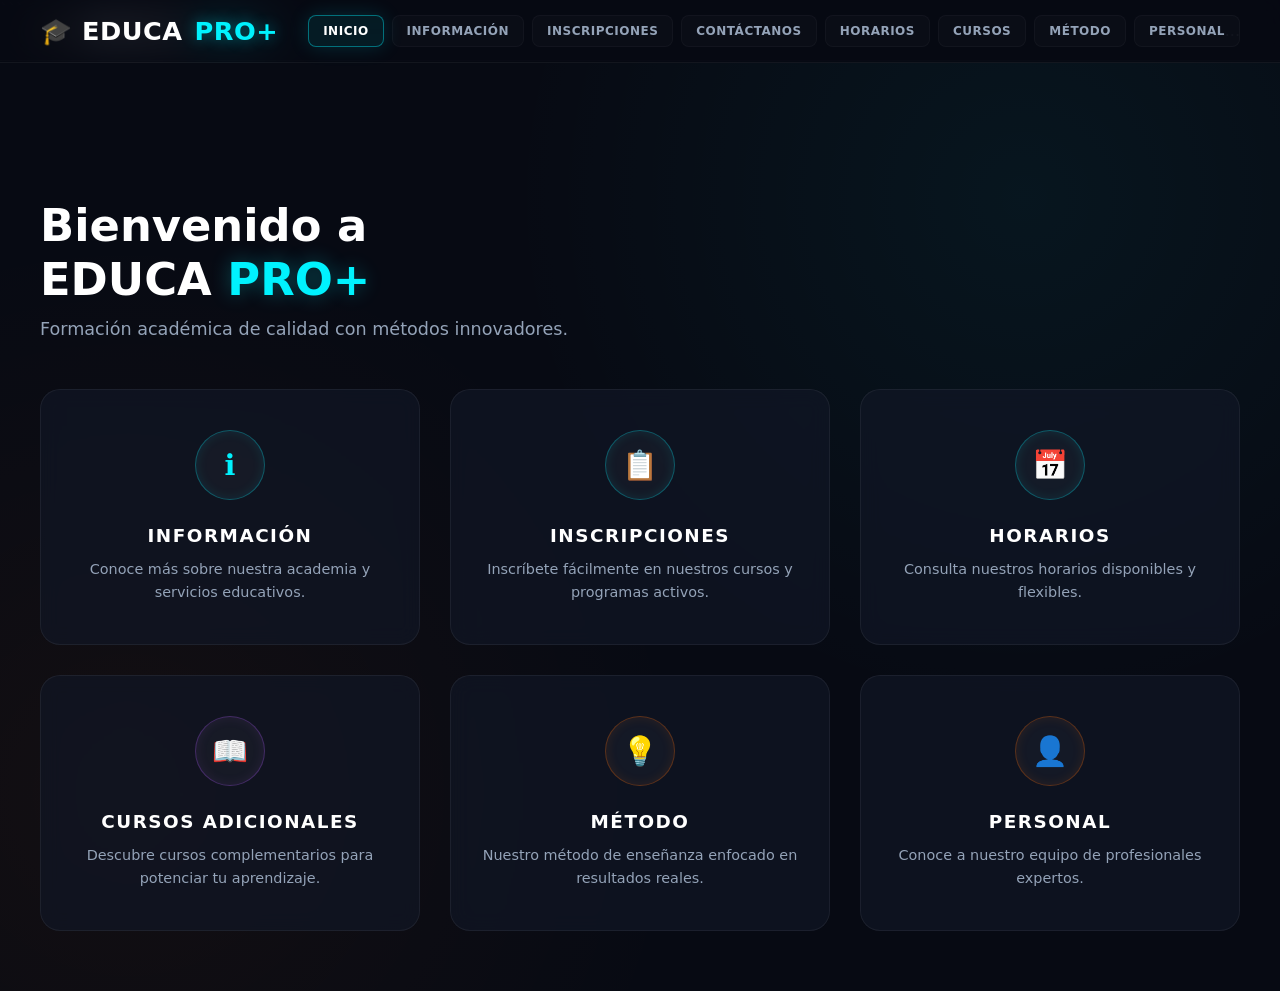
<file: menuacademia.html>
<header>
    <div class="logo">🎓 EDUCA <span>PRO+</span></div>
    <header> <div class="logo">🎓 EDUCA <span>PRO+</span></div> ...
</header>
</header> ```


<!DOCTYPE html>
<html lang="es">
<head>
    <meta charset="UTF-8">
    <meta name="viewport" content="width=device-width, initial-scale=1.0">
    <title>EDUCA PRO+ | Panel de Control</title>
    <link rel="stylesheet" href="STILOS.CSS">
</head>
<body>

    <header>
        <div class="logo">🎓 EDUCA <span>PRO+</span></div>
        <nav>
            <ul>
                <li><a href="menuacademia.html" class="active">Inicio</a></li>
                <li><a href="informacion.html">Información</a></li>
                <li><a href="inscripciones.html">Inscripciones</a></li>
                <li><a href="contactanos.html">Contáctanos</a></li>
                <li><a href="horarios.html">Horarios</a></li>
                <li><a href="cursos adicionales.html">Cursos</a></li>
                <li><a href="metodo.html">Método</a></li>
                <li><a href="personal.html">Personal</a></li>
            </ul>
        </nav>
    </header>

    <main>
        <div class="welcome-text">
            <h1>Bienvenido a <br>EDUCA <span>PRO+</span></h1>
            <p>Formación académica de calidad con métodos innovadores.</p>
        </div>

        <div class="menu-grid">
            <a href="informacion.html" class="card-module cyan">
                <div class="icon-container">ℹ️</div>
                <h3>Información</h3>
                <p>Conoce más sobre nuestra academia y servicios educativos.</p>
            </a>

            <a href="inscripciones.html" class="card-module cyan">
                <div class="icon-container">📋</div>
                <h3>Inscripciones</h3>
                <p>Inscríbete fácilmente en nuestros cursos y programas activos.</p>
            </a>

            <a href="horarios.html" class="card-module cyan">
                <div class="icon-container">📅</div>
                <h3>Horarios</h3>
                <p>Consulta nuestros horarios disponibles y flexibles.</p>
            </a>

            <a href="cursos.html" class="card-module purple">
                <div class="icon-container">📖</div>
                <h3>Cursos Adicionales</h3>
                <p>Descubre cursos complementarios para potenciar tu aprendizaje.</p>
            </a>

            <a href="metodo.html" class="card-module orange">
                <div class="icon-container">💡</div>
                <h3>Método</h3>
                <p>Nuestro método de enseñanza enfocado en resultados reales.</p>
            </a>
            
            <a href="personal.html" class="card-module orange">
                <div class="icon-container">👤</div>
                <h3>Personal</h3>
                <p>Conoce a nuestro equipo de profesionales expertos.</p>
            </a>
        </div>
    </main>

</body>
</html>
</html>
</file>
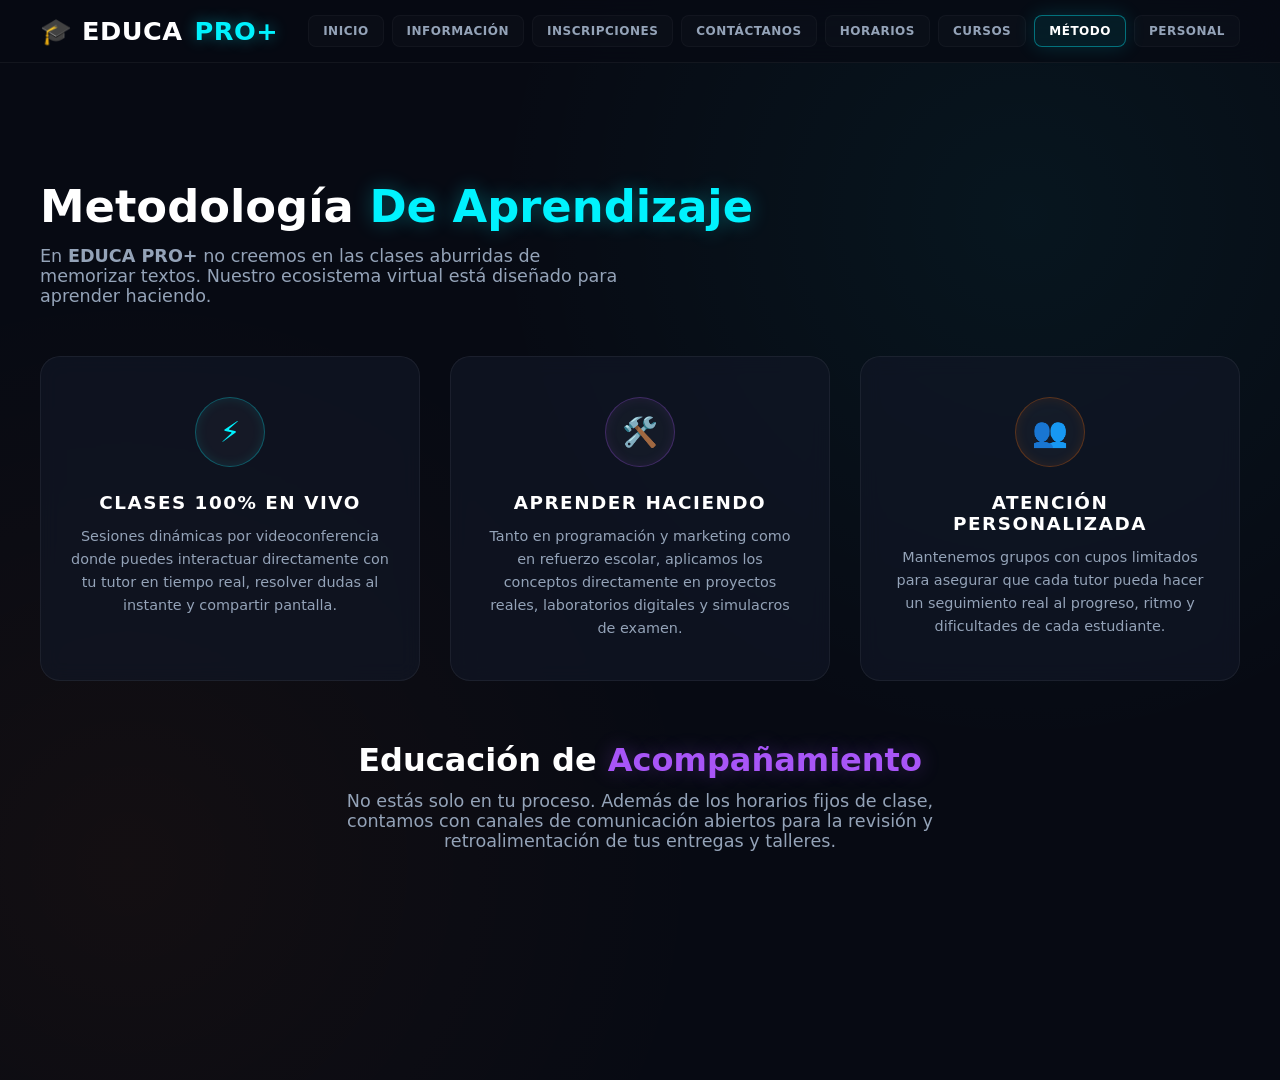
<file: metodo.html>
<!DOCTYPE html>
<html lang="es">
<head>
    <meta charset="UTF-8">
    <meta name="viewport" content="width=device-width, initial-scale=1.0">
    <title>EDUCA PRO+ | Nuestro Método</title>
    <link rel="stylesheet" href="STILOS.CSS">
</head>
<body>

    <header>
        <div class="logo">🎓 EDUCA <span>PRO+</span></div>
        <nav>
            <ul>
                <li><a href="menuacademia.html">Inicio</a></li>
                <li><a href="informacion.html">Información</a></li>
                <li><a href="inscripciones.html">Inscripciones</a></li>
                <li><a href="contactanos.html">Contáctanos</a></li>
                <li><a href="horarios.html">Horarios</a></li>
                <li><a href="cursos adicionales.html">Cursos</a></li>
                <li><a href="metodo.html" class="active">Método</a></li>
                <li><a href="personal.html">Personal</a></li>
            </ul>
        </nav>
    </header>

    <main>
        <div class="welcome-text">
            <h1>Metodología <span>De Aprendizaje</span></h1> 
            <p>En <strong>EDUCA PRO+</strong> no creemos en las clases aburridas de memorizar textos. Nuestro ecosistema virtual está diseñado para aprender haciendo.</p>
        </div>

        <div class="menu-grid">
            
            <div class="card-module cyan">
                <div class="icon-container">⚡</div>
                <h3>Clases 100% En Vivo</h3>
                <p>Sesiones dinámicas por videoconferencia donde puedes interactuar directamente con tu tutor en tiempo real, resolver dudas al instante y compartir pantalla.</p>
            </div>

            <div class="card-module purple">
                <div class="icon-container">🛠️</div>
                <h3>Aprender Haciendo</h3>
                <p>Tanto en programación y marketing como en refuerzo escolar, aplicamos los conceptos directamente en proyectos reales, laboratorios digitales y simulacros de examen.</p>
            </div>

            <div class="card-module orange">
                <div class="icon-container">👥</div>
                <h3>Atención Personalizada</h3>
                <p>Mantenemos grupos con cupos limitados para asegurar que cada tutor pueda hacer un seguimiento real al progreso, ritmo y dificultades de cada estudiante.</p>
            </div>

        </div>

        <div class="welcome-text" style="margin-top: 60px; text-align: center;">
            <h2>Educación de <span>Acompañamiento</span></h2>
            <p style="margin: 0 auto;">No estás solo en tu proceso. Además de los horarios fijos de clase, contamos con canales de comunicación abiertos para la revisión y retroalimentación de tus entregas y talleres.</p>
        </div>
    </main>

</body>
</html>
</file>
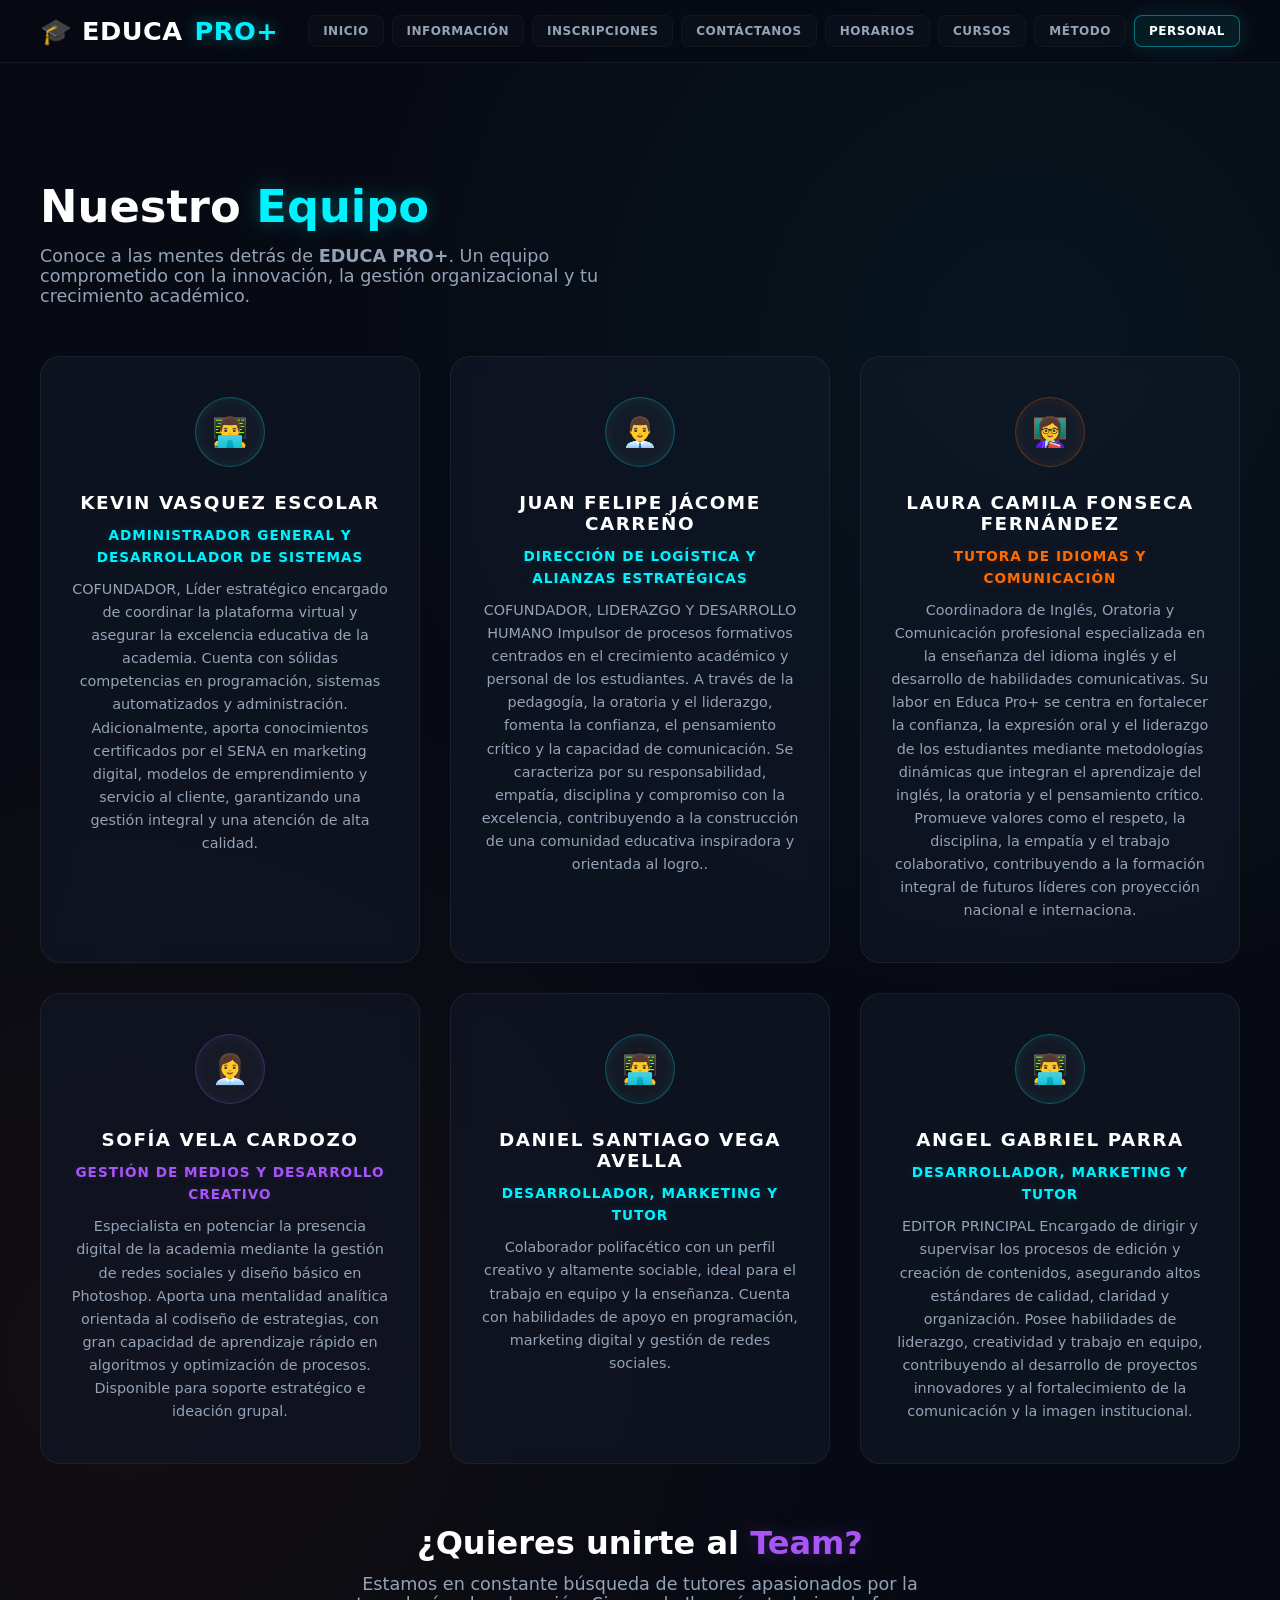
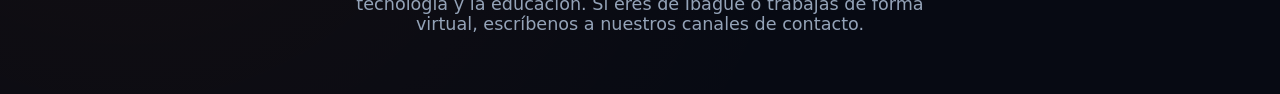
<file: personal.html>
<!DOCTYPE html>
<html lang="es">
<head>
    <meta charset="UTF-8">
    <meta name="viewport" content="width=device-width, initial-scale=1.0">
    <title>EDUCA PRO+ | Nuestro Personal</title>
    <link rel="stylesheet" href="STILOS.CSS">
</head>
<body>

    <header>
        <div class="logo">🎓 EDUCA <span>PRO+</span></div>
        <nav>
            <ul>
                <li><a href="menuacademia.html">Inicio</a></li>
                <li><a href="informacion.html">Información</a></li>
                <li><a href="inscripciones.html">Inscripciones</a></li>
                <li><a href="contactanos.html">Contáctanos</a></li>
                <li><a href="horarios.html">Horarios</a></li>
                <li><a href="cursos adicionales.html">Cursos</a></li>
                <li><a href="metodo.html">Método</a></li>
                <li><a href="personal.html" class="active">Personal</a></li>
            </ul>
        </nav>
    </header>

    <main>
        <div class="welcome-text">
            <h1>Nuestro <span>Equipo</span></h1> 
            <p>Conoce a las mentes detrás de <strong>EDUCA PRO+</strong>. Un equipo comprometido con la innovación, la gestión organizacional y tu crecimiento académico.</p>
        </div>

        <div class="menu-grid">
            
           <div class="card-module cyan">
    <div class="icon-container">👨‍💻</div>
    <h3>Kevin Vasquez Escolar</h3>
    <p class="text-cyan" style="font-size: 0.85rem; font-weight: bold; margin-bottom: 10px; text-transform: uppercase; letter-spacing: 1px;">Administrador General y Desarrollador de Sistemas</p>
    <p>COFUNDADOR, Líder estratégico encargado de coordinar la plataforma virtual y asegurar la excelencia educativa de la academia. Cuenta con sólidas competencias en programación, sistemas automatizados y administración. Adicionalmente, aporta conocimientos certificados por el SENA en marketing digital, modelos de emprendimiento y servicio al cliente, garantizando una gestión integral y una atención de alta calidad.</p>
</div>

<div class="card-module cyan">
    <div class="icon-container">👨‍💼</div>
    <h3>Juan Felipe Jácome carreño</h3>
    <p class="text-cyan" style="font-size: 0.85rem; font-weight: bold; margin-bottom: 10px; text-transform: uppercase; letter-spacing: 1px;">Dirección de Logística y Alianzas Estratégicas</p>
    <p>COFUNDADOR, LIDERAZGO Y DESARROLLO HUMANO Impulsor de procesos formativos centrados en el crecimiento académico y personal de los estudiantes. A través de la pedagogía, la oratoria y el liderazgo, fomenta la confianza, el pensamiento crítico y la capacidad de comunicación. Se caracteriza por su responsabilidad, empatía, disciplina y compromiso con la excelencia, contribuyendo a la construcción de una comunidad educativa inspiradora y orientada al logro..</p>
</div>

            <div class="card-module orange">
    <div class="icon-container">👩‍🏫</div>
    <h3>Laura Camila Fonseca Fernández</h3>
    <p class="text-orange" style="font-size: 0.85rem; font-weight: bold; margin-bottom: 10px; text-transform: uppercase; letter-spacing: 1px;">Tutora de Idiomas y Comunicación</p>
    <p>Coordinadora de Inglés, Oratoria y Comunicación profesional especializada en la enseñanza del idioma inglés y el desarrollo de habilidades comunicativas. Su labor en Educa Pro+ se centra en fortalecer la confianza, la expresión oral y el liderazgo de los estudiantes mediante metodologías dinámicas que integran el aprendizaje del inglés, la oratoria y el pensamiento crítico. Promueve valores como el respeto, la disciplina, la empatía y el trabajo colaborativo, contribuyendo a la formación integral de futuros líderes con proyección nacional e internaciona.</p>
</div>
<div class="card-module purple">
    <div class="icon-container">👩‍💼</div>
    <h3>Sofía Vela Cardozo</h3>
    <p class="text-purple" style="font-size: 0.85rem; font-weight: bold; margin-bottom: 10px; text-transform: uppercase; letter-spacing: 1px;">Gestión de Medios y Desarrollo Creativo</p>
    <p>Especialista en potenciar la presencia digital de la academia mediante la gestión de redes sociales y diseño básico en Photoshop. Aporta una mentalidad analítica orientada al codiseño de estrategias, con gran capacidad de aprendizaje rápido en algoritmos y optimización de procesos. Disponible para soporte estratégico e ideación grupal.</p>
</div>
            
<div class="card-module cyan">
    <div class="icon-container">👨‍💻</div>
    <h3>Daniel Santiago Vega Avella</h3>
    <p class="text-cyan" style="font-size: 0.85rem; font-weight: bold; margin-bottom: 10px; text-transform: uppercase; letter-spacing: 1px;">Desarrollador, Marketing y Tutor</p>
    <p>Colaborador polifacético con un perfil creativo y altamente sociable, ideal para el trabajo en equipo y la enseñanza. Cuenta con habilidades de apoyo en programación, marketing digital y gestión de redes sociales.</p>
</div>
      <div class="card-module cyan">
    <div class="icon-container">👨‍💻</div>
    <h3>Angel Gabriel Parra </h3>
    <p class="text-cyan" style="font-size: 0.85rem; font-weight: bold; margin-bottom: 10px; text-transform: uppercase; letter-spacing: 1px;">Desarrollador, Marketing y Tutor</p>
    <p>EDITOR PRINCIPAL Encargado de dirigir y supervisar los procesos de edición y creación de contenidos, asegurando altos estándares de calidad, claridad y organización. Posee habilidades de liderazgo, creatividad y trabajo en equipo, contribuyendo al desarrollo de proyectos innovadores y al fortalecimiento de la comunicación y la imagen institucional.</p>
</div>
        </div>

        <div class="welcome-text" style="margin-top: 60px; text-align: center;">
            <h2>¿Quieres unirte al <span>Team?</span></h2>
            <p style="margin: 0 auto;">Estamos en constante búsqueda de tutores apasionados por la tecnología y la educación. Si eres de Ibagué o trabajas de forma virtual, escríbenos a nuestros canales de contacto.</p>
        </div>
    </main>

</body>
</html>
</file>
<file: STILOS.CSS>
:root {
    --bg-gradient: radial-gradient(circle at 50% 50%, #111827 0%, #070a13 100%);
    --bg-card: rgba(17, 24, 39, 0.65);         
    --cyan-neon: #00f2fe;       
    --orange-neon: #ff6b00;     
    --purple-neon: #a855f7;     
    --text-white: #ffffff;
    --text-gray: #94a3b8;
}

* {
    margin: 0;
    padding: 0;
    box-sizing: border-box;
    font-family: 'Segoe UI', system-ui, -apple-system, sans-serif;
}

body {
    background: #070a13;
    background-image: radial-gradient(circle at 80% 20%, rgba(0, 242, 254, 0.05) 0%, transparent 40%),
                      radial-gradient(circle at 10% 80%, rgba(255, 107, 0, 0.05) 0%, transparent 40%);
    color: var(--text-white);
    min-height: 100vh;
}

header {
    background-color: rgba(7, 10, 19, 0.75);
    backdrop-filter: blur(20px);
    -webkit-backdrop-filter: blur(20px);
    padding: 15px 40px;
    display: flex;
    justify-content: space-between;
    align-items: center;
    border-bottom: 1px solid rgba(255, 255, 255, 0.05);
    position: fixed;
    top: 0;
    left: 0;
    width: 100%;
    z-index: 100;
}

.logo {
    font-size: 1.6rem;
    font-weight: 800;
    color: var(--text-white);
    letter-spacing: 0.5px;
    display: flex;
    align-items: center;
    gap: 12px;
}

.logo span {
    color: var(--cyan-neon);
    text-shadow: 0 0 15px rgba(0, 242, 254, 0.4);
}

nav ul {
    display: flex;
    gap: 8px; 
    list-style: none;
    flex-wrap: wrap; 
}

nav ul li a {
    text-decoration: none;
    color: var(--text-gray);
    font-size: 0.75rem; 
    font-weight: 600;
    text-transform: uppercase;
    letter-spacing: 0.5px;
    padding: 8px 14px; 
    border-radius: 8px;
    transition: all 0.4s cubic-bezier(0.4, 0, 0.2, 1);
    background: rgba(255, 255, 255, 0.02);
    border: 1px solid rgba(255, 255, 255, 0.03);
    display: inline-block;
}

nav ul li a:hover, 
nav ul li a.active {
    color: var(--text-white);
    background: rgba(0, 242, 254, 0.08);
    border-color: rgba(0, 242, 254, 0.4);
    box-shadow: 0 0 20px rgba(0, 242, 254, 0.15);
}

main {
    max-width: 1280px;
    margin: 180px auto 60px auto; 
    padding: 0 40px;
}

.welcome-text {
    margin-bottom: 50px;
}

.welcome-text h1 {
    font-size: 2.8rem;
    font-weight: 800;
    line-height: 1.2;
    margin-bottom: 12px;
    color: var(--text-white);
}

.welcome-text h1 span {
    color: var(--cyan-neon);
    text-shadow: 0 0 20px rgba(0, 242, 254, 0.3);
}

.welcome-text p {
    color: var(--text-gray);
    font-size: 1.1rem;
    font-weight: 400;
    max-width: 600px;
}

.menu-grid {
    display: grid;
    grid-template-columns: repeat(auto-fit, minmax(280px, 1fr));
    gap: 30px;
}

.card-module {
    background: var(--bg-card);
    backdrop-filter: blur(10px);
    -webkit-backdrop-filter: blur(10px);
    border: 1px solid rgba(255, 255, 255, 0.06);
    border-radius: 20px;
    padding: 40px 30px;
    text-align: center;
    transition: all 0.4s cubic-bezier(0.4, 0, 0.2, 1);
    text-decoration: none;
    display: flex;
    flex-direction: column;
    align-items: center;
}

.icon-container {
    width: 70px;
    height: 70px;
    border-radius: 50%;
    display: flex;
    align-items: center;
    justify-content: center;
    font-size: 1.8rem;
    margin-bottom: 25px;
    background: rgba(255, 255, 255, 0.03);
    border: 1px solid rgba(255, 255, 255, 0.08);
    transition: all 0.4s ease;
}

.card-module h3 {
    font-size: 1.15rem;
    color: var(--text-white);
    text-transform: uppercase;
    letter-spacing: 1.5px;
    margin-bottom: 12px;
    font-weight: 700;
}

.card-module p {
    font-size: 0.9rem;
    color: var(--text-gray);
    line-height: 1.6;
}

.cyan .icon-container {
    color: var(--cyan-neon);
    border-color: rgba(0, 242, 254, 0.3);
    box-shadow: inset 0 0 12px rgba(0, 242, 254, 0.1);
}

.cyan:hover {
    border-color: var(--cyan-neon);
    box-shadow: 0 0 30px rgba(0, 242, 254, 0.18);
    transform: translateY(-6px);
}

.cyan:hover .icon-container {
    background: rgba(0, 242, 254, 0.1);
    box-shadow: 0 0 20px rgba(0, 242, 254, 0.4);
}

.purple .icon-container {
    color: var(--purple-neon);
    border-color: rgba(168, 85, 247, 0.3);
    box-shadow: inset 0 0 12px rgba(168, 85, 247, 0.1);
}

.purple:hover {
    border-color: var(--purple-neon);
    box-shadow: 0 0 30px rgba(168, 85, 247, 0.18);
    transform: translateY(-6px);
}

.purple:hover .icon-container {
    background: rgba(168, 85, 247, 0.1);
    box-shadow: 0 0 20px rgba(168, 85, 247, 0.4);
}

.orange .icon-container {
    color: var(--orange-neon);
    border-color: rgba(255, 107, 0, 0.3);
    box-shadow: inset 0 0 12px rgba(255, 107, 0, 0.1);
}

.orange:hover {
    border-color: var(--orange-neon);
    box-shadow: 0 0 30px rgba(255, 107, 0, 0.18);
    transform: translateY(-6px);
}

.orange:hover .icon-container {
    background: rgba(255, 107, 0, 0.1);
    box-shadow: 0 0 20px rgba(255, 107, 0, 0.4);
}

.welcome-text h2 {
    font-size: 2rem;
    font-weight: 800;
    margin-bottom: 12px;
    color: var(--text-white);
}

.welcome-text h2 span {
    color: var(--purple-neon);
    text-shadow: 0 0 20px rgba(168, 85, 247, 0.3);
}

.tabla-tarifas-container {
    width: 100%;
    overflow-x: auto;
    background: var(--bg-card);
    backdrop-filter: blur(10px);
    -webkit-backdrop-filter: blur(10px);
    border: 1px solid rgba(255, 255, 255, 0.06);
    border-radius: 16px;
    margin-top: 20px;
}

.tabla-tarifas {
    width: 100%;
    border-collapse: collapse;
    text-align: left;
    font-size: 0.95rem;
}

.tabla-tarifas th, 
.tabla-tarifas td {
    padding: 18px 24px;
    border-bottom: 1px solid rgba(255, 255, 255, 0.05);
}

.tabla-tarifas th {
    background: rgba(255, 255, 255, 0.02);
    color: var(--text-white);
    font-weight: 700;
    text-transform: uppercase;
    font-size: 0.8rem;
    letter-spacing: 1px;
}

.tabla-tarifas tr:last-child td {
    border-bottom: none;
}

.tabla-tarifas td {
    color: var(--text-gray);
}

.tabla-tarifas td strong {
    color: var(--text-white);
}

.text-cyan {
    color: var(--cyan-neon) !important;
    font-weight: bold;
    text-shadow: 0 0 10px rgba(0, 242, 254, 0.2);
}

.text-purple {
    color: var(--purple-neon) !important;
    font-weight: bold;
    text-shadow: 0 0 10px rgba(168, 85, 247, 0.2);
}

.text-orange {
    color: var(--orange-neon) !important;
    font-weight: bold;
    text-shadow: 0 0 10px rgba(255, 107, 0, 0.2);
}

.formulario-container {
    max-width: 600px;
    margin: 0 auto;
    background: var(--bg-card);
    backdrop-filter: blur(10px);
    -webkit-backdrop-filter: blur(10px);
    border: 1px solid rgba(255, 255, 255, 0.06);
    border-radius: 20px;
    padding: 40px;
    box-shadow: 0 10px 30px rgba(0, 0, 0, 0.3);
}

.form-inscripcion {
    display: flex;
    flex-direction: column;
    gap: 20px;
}

.form-group {
    display: flex;
    flex-direction: column;
    gap: 8px;
    text-align: left;
}

.form-group label {
    font-size: 0.85rem;
    color: var(--text-white);
    text-transform: uppercase;
    letter-spacing: 1px;
    font-weight: 600;
}

.form-group input,
.form-group select {
    width: 100%;
    padding: 14px 16px;
    background: rgba(7, 10, 19, 0.6);
    border: 1px solid rgba(255, 255, 255, 0.1);
    border-radius: 10px;
    color: var(--text-white);
    font-size: 0.95rem;
    outline: none;
    transition: all 0.3s ease;
}

.form-group select option {
    background: #111827;
    color: var(--text-white);
}

.form-group input:focus,
.form-group select:focus {
    border-color: var(--cyan-neon);
    box-shadow: 0 0 15px rgba(0, 242, 254, 0.25);
    background: rgba(0, 242, 254, 0.02);
}

.btn-enviar {
    margin-top: 10px;
    padding: 16px;
    background: transparent;
    color: var(--text-white);
    border: 1px solid var(--purple-neon);
    border-radius: 10px;
    font-size: 1rem;
    font-weight: 700;
    text-transform: uppercase;
    letter-spacing: 1px;
    cursor: pointer;
    transition: all 0.4s ease;
    box-shadow: 0 0 15px rgba(168, 85, 247, 0.1);
}

.btn-enviar:hover {
    background: rgba(168, 85, 247, 0.15);
    border-color: var(--cyan-neon);
    color: var(--text-white);
    box-shadow: 0 0 25px rgba(0, 242, 254, 0.3);
    transform: translateY(-2px);
}

.btn-contacto-link {
    text-decoration: none;
    font-size: 0.9rem;
    font-weight: 700;
    padding: 10px 16px;
    background: rgba(255, 255, 255, 0.02);
    border: 1px solid rgba(255, 255, 255, 0.05);
    border-radius: 8px;
    transition: all 0.3s ease;
    display: inline-block;
    word-break: break-word; 
}

.cyan:hover .btn-contacto-link {
    background: rgba(0, 242, 254, 0.1);
    border-color: var(--cyan-neon);
    box-shadow: 0 0 15px rgba(0, 242, 254, 0.3);
}

.purple:hover .btn-contacto-link {
    background: rgba(168, 85, 247, 0.1);
    border-color: var(--purple-neon);
    box-shadow: 0 0 15px rgba(168, 85, 247, 0.3);
}

.orange:hover .btn-contacto-link {
    background: rgba(255, 107, 0, 0.1);
    border-color: var(--orange-neon);
    box-shadow: 0 0 15px rgba(255, 107, 0, 0.3);
}

.lista-detalles {
    list-style: none;
    text-align: left;
    width: 100%;
    margin-top: 10px;
    display: flex;
    flex-direction: column;
    gap: 8px;
}

.lista-detalles li {
    font-size: 0.85rem;
    color: var(--text-gray);
    position: relative;
    padding-left: 20px;
    line-height: 1.4;
}

.lista-detalles li::before {
    content: "▹";
    position: absolute;
    left: 0;
    top: 0;
    font-weight: bold;
}

.orange .lista-detalles li::before { color: var(--orange-neon); }
.cyan .lista-detalles li::before { color: var(--cyan-neon); }
.purple .lista-detalles li::before { color: var(--purple-neon); }

.btn-inscripcion-accion {
    display: inline-block;
    text-decoration: none;
    padding: 16px 40px;
    background: transparent;
    color: var(--text-white);
    border: 2px solid var(--cyan-neon);
    border-radius: 50px;
    font-size: 1.1rem;
    font-weight: 700;
    text-transform: uppercase;
    letter-spacing: 1px;
    margin-top: 20px;
    transition: all 0.4s ease;
    box-shadow: 0 0 15px rgba(0, 242, 254, 0.15);
}

.btn-inscripcion-accion:hover {
    background: rgba(0, 242, 254, 0.1);
    box-shadow: 0 0 30px rgba(0, 242, 254, 0.4);
    transform: scale(1.05);
}


@media (max-width: 768px) {
    header {
        flex-direction: column;
        align-items: flex-start;
        gap: 12px;
        padding: 12px 20px;
    }

    nav {
        width: 100%;
        overflow: hidden;
    }

    nav ul {
        display: flex;
        flex-wrap: nowrap;          
        overflow-x: auto;           
        gap: 8px;
        width: 100%;
        padding-bottom: 8px;        
        -webkit-overflow-scrolling: touch; 
        scrollbar-width: none;      
        -ms-overflow-style: none;  
    }

 
    nav ul::-webkit-scrollbar {
        display: none;
    }

    nav ul li {
        flex-shrink: 0;             
    }

    main {
        margin: 140px auto 40px auto; 
        padding: 0 20px;
    }
}
</file>
